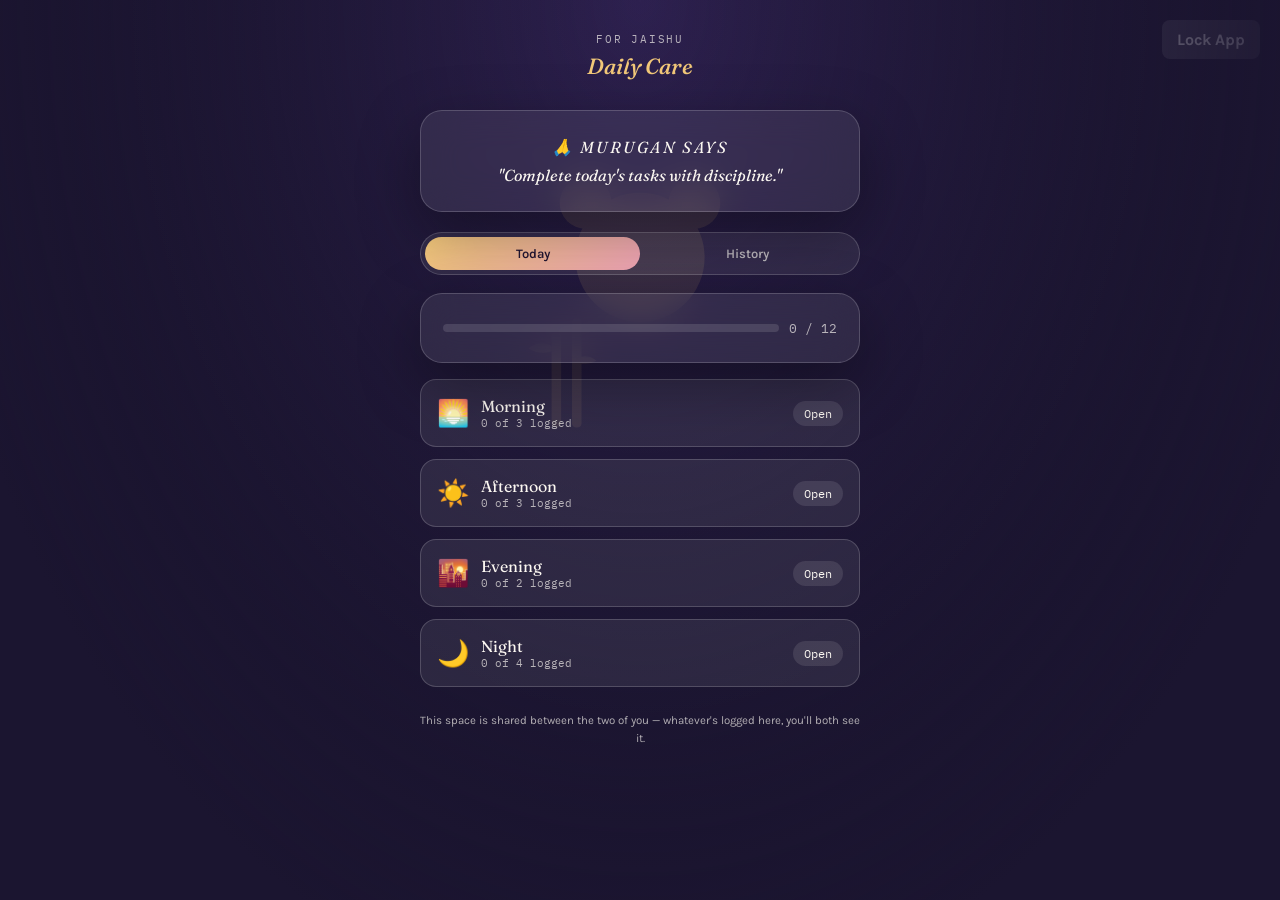
<file: templates/dashboard.html>
<!DOCTYPE html>
<html lang="en">
<head>
<meta charset="UTF-8" />
<meta name="viewport" content="width=device-width, initial-scale=1.0" />
<title>For Jaishu</title>
<link rel="preconnect" href="https://fonts.googleapis.com">
<link href="https://fonts.googleapis.com/css2?family=Fraunces:ital,opsz,wght@0,9..144,400;0,9..144,500;0,9..144,600;1,9..144,500&family=Karla:wght@400;500;600;700&family=IBM+Plex+Mono:wght@400;500&display=swap" rel="stylesheet">
<style>
  :root{
    --bg-deep:#1B1530;
    --bg-mid:#2E2150;
    --glass:rgba(255,255,255,0.08);
    --glass-strong:rgba(255,255,255,0.14);
    --glass-border:rgba(255,255,255,0.18);
    --text:#FBF7F1;
    --text-soft:rgba(251,247,241,0.68);
    --gold:#F2C879;
    --blush:#F2A6B8;
    --teal:#6FCBC4;
    --sage:#8FCB9B;
    --warn:#F2876B;
    --radius:22px;
  }
  *{box-sizing:border-box;}
  html,body{ margin:0; min-height:100%; }
  body{
    background:radial-gradient(ellipse at top, var(--bg-mid), var(--bg-deep) 65%);
    color:var(--text);
    font-family:'Karla', sans-serif;
    -webkit-font-smoothing:antialiased;
    min-height:100vh;
    position:relative;
    overflow-x:hidden;
  }
  .stage{
    max-width:480px;
    margin:0 auto;
    min-height:100vh;
    padding:32px 20px 60px;
    position:relative;
    z-index:2;
    display:flex;
    flex-direction:column;
  }
  .eyebrow{
    font-family:'IBM Plex Mono', monospace;
    font-size:11px;
    letter-spacing:.16em;
    text-transform:uppercase;
    color:var(--text-soft);
    margin:0 0 6px;
    text-align:center;
  }
  h1.brand{
    font-family:'Fraunces', serif;
    font-style:italic;
    font-weight:500;
    font-size:22px;
    text-align:center;
    margin:0 0 30px;
    color:var(--gold);
  }
  .glass{
    background:var(--glass);
    border:1px solid var(--glass-border);
    backdrop-filter:blur(18px);
    -webkit-backdrop-filter:blur(18px);
    border-radius:var(--radius);
    padding:26px 22px;
    box-shadow:0 20px 60px rgba(0,0,0,0.35);
  }
  .center-stage{
    flex:1;
    display:flex;
    flex-direction:column;
    align-items:center;
    justify-content:center;
    text-align:center;
    gap:18px;
  }

  /* glow halo */
  .halo{
    position:relative;
    width:200px;
    height:200px;
    border-radius:50%;
    display:flex;
    align-items:center;
    justify-content:center;
  }
  .halo::before{
    content:'';
    position:absolute;
    inset:-26px;
    border-radius:50%;
    background:conic-gradient(from 0deg, var(--gold), var(--blush), var(--teal), var(--gold));
    filter:blur(22px);
    opacity:.55;
    animation:spin 10s linear infinite;
  }
  .halo img{
    position:relative;
    width:200px;
    height:200px;
    border-radius:50%;
    object-fit:cover;
    border:3px solid rgba(255,255,255,0.55);
  }
  @keyframes spin{ to{ transform:rotate(360deg); } }
  @keyframes floatY{ 0%,100%{ transform:translateY(0); } 50%{ transform:translateY(-6px); } }

  .greet{
    font-family:'Fraunces', serif;
    font-size:22px;
    margin:4px 0 0;
  }
  .greet-name{
    font-family:'Fraunces', serif;
    font-style:italic;
    font-size:30px;
    color:var(--gold);
    margin:2px 0 0;
    text-shadow:0 0 18px rgba(242,200,121,0.45);
  }
  .blessing{
    font-size:14.5px;
    line-height:1.6;
    color:var(--text-soft);
    max-width:320px;
    margin:0;
  }
  .caption{
    font-size:12.5px;
    color:var(--text-soft);
    line-height:1.5;
    max-width:300px;
    margin:10px 0 0;
  }

  .btn-primary{
    font-family:'Karla',sans-serif;
    font-weight:700;
    font-size:15px;
    border:none;
    background:linear-gradient(135deg, var(--gold), var(--blush));
    color:#241733;
    padding:14px 30px;
    border-radius:999px;
    cursor:pointer;
    box-shadow:0 10px 30px rgba(242,166,184,0.3);
    transition:transform .15s;
  }
  .btn-primary:active{ transform:scale(.97); }
  .btn-secondary{
    font-family:'Karla',sans-serif;
    font-weight:600;
    font-size:13.5px;
    border:1.5px solid var(--glass-border);
    background:var(--glass);
    color:var(--text);
    padding:10px 20px;
    border-radius:999px;
    cursor:pointer;
  }

  input[type=password], input[type=text], textarea{
    font-family:'Karla',sans-serif;
    font-size:14px;
    width:100%;
    padding:12px 14px;
    border-radius:12px;
    border:1.5px solid var(--glass-border);
    background:rgba(255,255,255,0.06);
    color:var(--text);
  }
  input::placeholder, textarea::placeholder{ color:var(--text-soft); }
  input:focus, textarea:focus{ outline:none; border-color:var(--gold); }
  .error-text{ color:var(--warn); font-size:13px; margin-top:8px; min-height:18px; }

  /* dashboard backgrounds */
  .bg-layer{
    position:fixed; inset:0; z-index:0;
    opacity:0; transition:opacity 2.2s ease;
    background-repeat:no-repeat;
    background-position:center 18%;
    background-size:340px;
    filter:blur(.3px);
  }
  .bg-layer.visible{ opacity:.16; }
  .scrim{ position:fixed; inset:0; z-index:1; background:radial-gradient(ellipse at top, transparent, var(--bg-deep) 80%); pointer-events:none; }

  .quote-card{
    text-align:center;
    margin-bottom:20px;
  }
  .quote-card .eyebrow{ margin-bottom:8px; }
  .quote-card p{
    font-family:'Fraunces', serif;
    font-style:italic;
    font-size:16px;
    margin:0;
    color:var(--text);
  }

  .progress-row{ display:flex; align-items:center; gap:10px; margin:14px 0 22px; }
  .progress-track{ flex:1; height:8px; border-radius:999px; background:rgba(255,255,255,0.12); overflow:hidden; }
  .progress-fill{ height:100%; border-radius:999px; background:linear-gradient(90deg, var(--gold), var(--blush)); transition:width .35s; }
  .progress-count{ font-family:'IBM Plex Mono', monospace; font-size:12.5px; color:var(--text-soft); white-space:nowrap; }

  .tabs{ display:flex; background:var(--glass); border:1px solid var(--glass-border); border-radius:999px; padding:4px; margin-bottom:18px; }
  .tab-btn{ flex:1; font-family:'Karla',sans-serif; font-weight:600; font-size:13px; border:none; background:transparent; padding:9px 0; border-radius:999px; cursor:pointer; color:var(--text-soft); }
  .tab-btn.active{ background:linear-gradient(135deg, var(--gold), var(--blush)); color:#241733; }

  .period-card{
    display:flex; align-items:center; justify-content:space-between;
    gap:12px; padding:16px 16px; margin-bottom:12px;
    border-radius:16px;
    background:var(--glass);
    border:1px solid var(--glass-border);
    cursor:pointer;
    transition:background .2s;
  }
  .period-card:hover{ background:var(--glass-strong); }
  .period-left{ display:flex; align-items:center; gap:12px; }
  .period-emoji{ font-size:26px; }
  .period-name{ font-family:'Fraunces', serif; font-size:16px; }
  .period-sub{ font-family:'IBM Plex Mono', monospace; font-size:11px; color:var(--text-soft); }
  .period-chip{
    font-family:'IBM Plex Mono', monospace; font-size:12px;
    padding:5px 11px; border-radius:999px; background:rgba(255,255,255,0.1);
  }
  .period-chip.complete{ background:rgba(143,203,155,0.25); color:var(--sage); }

  .form-item{ margin-bottom:18px; }
  .form-item-row{ display:flex; align-items:center; justify-content:space-between; gap:10px; margin-bottom:6px; }
  .form-label{ font-weight:600; font-size:14.5px; }
  .form-sub{ font-family:'IBM Plex Mono', monospace; font-size:11px; color:var(--text-soft); margin-left:6px; }
  .yn-group{ display:flex; gap:8px; }
  .yn-btn{
    font-family:'Karla',sans-serif; font-weight:700; font-size:12.5px;
    border:1.5px solid var(--glass-border); background:var(--glass);
    color:var(--text-soft); padding:7px 16px; border-radius:999px; cursor:pointer;
  }
  .yn-btn.active.yes{ background:rgba(143,203,155,0.25); border-color:var(--sage); color:var(--sage); }
  .yn-btn.active.no{ background:rgba(242,135,107,0.2); border-color:var(--warn); color:var(--warn); }
  textarea{ min-height:80px; resize:vertical; }

  .back-link{
    font-family:'Karla',sans-serif; font-size:13px; color:var(--text-soft);
    background:none; border:none; cursor:pointer; margin-bottom:16px;
    display:inline-flex; align-items:center; gap:6px; padding:0;
  }

  .success-emoji{ font-size:54px; animation:floatY 2.5s ease-in-out infinite; }
  .success-title{ font-family:'Fraunces', serif; font-size:22px; margin:6px 0 0; }
  .success-note{ font-size:14px; color:var(--text-soft); line-height:1.6; max-width:300px; }

  .history-row{ display:flex; justify-content:space-between; align-items:center; padding:12px 0; border-bottom:1px solid var(--glass-border); cursor:pointer; }
  .history-row:last-child{ border-bottom:none; }
  .history-date{ font-weight:600; font-size:14px; }
  .history-sub{ font-family:'IBM Plex Mono', monospace; font-size:11px; color:var(--text-soft); }
  .history-detail{ display:none; padding:6px 0 14px; }
  .history-detail.open{ display:block; }
  .detail-line{ display:flex; justify-content:space-between; font-size:13px; padding:5px 0; color:var(--text-soft); }
  .detail-line.done{ color:var(--text); }
  .empty{ color:var(--text-soft); font-size:13.5px; font-style:italic; padding:6px 0; }

  .footer-note{ text-align:center; font-size:11.5px; color:var(--text-soft); margin-top:24px; line-height:1.6; }

  @media (prefers-reduced-motion: reduce){ *{ animation:none !important; transition:none !important; } }
</style>
</head>
<body>
<a href="/" style="position:absolute; top:20px; right:20px; background:rgba(255,255,255,0.2); padding:10px 15px; border-radius:8px; color:white; text-decoration:none; font-weight:bold;">Lock App</a>
<div class="bg-layer" id="bgA"></div>
<div class="bg-layer" id="bgB"></div>
<div class="scrim"></div>
<div class="stage" id="app"></div>

<script>
const PASSCODE = 'MOMO';
const PROFILE_IMG = '[data-uri]';
const MURUGAN_IMG = '[data-uri]';


// Fix: Added window.storage polyfill to use Flask Backend
window.storage = {
  get: async (key) => {
    const date = key.replace('day:', '');
    const res = await fetch('/get_task_data?date=' + date).then(r=>r.json());
    return res.value ? { value: res.value } : null;
  },
  set: async (key, val) => {
    const date = key.replace('day:', '');
    await fetch('/submit_task', {
      method: 'POST',
      headers: {'Content-Type': 'application/json'},
      body: JSON.stringify({ date: date, data_json: val })
    });
  },
  list: async (prefix) => {
    const res = await fetch('/history_keys').then(r=>r.json());
    return { keys: res.keys || [] };
  }
};

const PERIODS = {
  morning: {
    label:'Morning', emoji:'🌅',
    items:[
      {key:'coffee', label:'Coffee', type:'toggle'},
      {key:'breakfast', label:'Breakfast', type:'text', placeholder:'What did she eat?'},
      {key:'water', label:'Water', sub:'500 ml', type:'toggle'}
    ],
    successNote:'Have a wonderful day, stay safe, and enjoy your classes.'
  },
  afternoon: {
    label:'Afternoon', emoji:'☀️',
    items:[
      {key:'lunch', label:'Lunch', type:'text', placeholder:'What did she eat?'},
      {key:'water', label:'Water', sub:'500 ml', type:'toggle'},
      {key:'fruit', label:'Fruit', type:'text', placeholder:'Which fruit?'}
    ],
    successNote:'Hope your day is going well — keep taking good care of yourself.'
  },
  evening: {
    label:'Evening', emoji:'🌇',
    items:[
      {key:'coffee', label:'Coffee', type:'toggle'},
      {key:'water', label:'Water', sub:'500 ml', type:'toggle'}
    ],
    successNote:'Almost there for today. Travel safe and take care.'
  },
  night: {
    label:'Night', emoji:'🌙',
    items:[
      {key:'dinner', label:'Dinner', type:'text', placeholder:'What did she eat?'},
      {key:'water', label:'Water', sub:'500 ml', type:'toggle'},
      {key:'milk', label:'Milk', type:'toggle'},
      {key:'note', label:'Tell me about your day', type:'textarea', placeholder:'Anything you want to share…'}
    ],
    successNote:'Sleep peacefully and have sweet dreams.'
  }
};
const PERIOD_ORDER = ['morning','afternoon','evening','night'];

const BG_THEMES = [
  { color:'#F2C879', svg: svgPanda() },
  { color:'#B7C7F2', svg: svgMoon() },
  { color:'#F2A6B8', svg: svgBlossom() },
  { color:'#6FCBC4', svg: svgOcean() },
  { color:'#8FCB9B', svg: svgForest() }
];

let screen = 'dashboard';
let passError = '';
let todayKey = dateKey(new Date());
let todayData = emptyDay();
let activeForm = null;
let dashTab = 'today';
let bgTimer = null;
let bgIndex = 0;
let bgToggle = 0;

function emptyDay(){
  const d = {};
  PERIOD_ORDER.forEach(p=>{
    d[p] = {};
    PERIODS[p].items.forEach(it=>{
      d[p][it.key] = (it.type==='toggle') ? {done:false, at:null} : {text:'', at:null};
    });
  });
  return d;
}
function dateKey(d){
  const y=d.getFullYear(), m=String(d.getMonth()+1).padStart(2,'0'), day=String(d.getDate()).padStart(2,'0');
  return `${y}-${m}-${day}`;
}
function prettyDate(key){
  const [y,m,d] = key.split('-').map(Number);
  return new Date(y,m-1,d).toLocaleDateString(undefined,{weekday:'long', day:'numeric', month:'long'});
}
function shortDate(key){
  const [y,m,d] = key.split('-').map(Number);
  return new Date(y,m-1,d).toLocaleDateString(undefined,{weekday:'short', day:'numeric', month:'short'});
}
function timeOf(iso){ return iso ? new Date(iso).toLocaleTimeString(undefined,{hour:'numeric', minute:'2-digit'}) : ''; }
function partOfDay(){
  const h = new Date().getHours();
  if(h<12) return 'morning';
  if(h<17) return 'afternoon';
  if(h<20) return 'evening';
  return 'night';
}
function greetingText(){
  const p = partOfDay();
  return ({morning:'🌅 Good Morning ☀️', afternoon:'☀️ Good Afternoon 🌸', evening:'🌇 Good Evening ✨', night:'🌙 Good Night ❤️'})[p];
}
function periodCount(periodData, periodKey){
  let n=0;
  PERIODS[periodKey].items.forEach(it=>{
    const v = periodData[it.key];
    if(it.type==='toggle' ? v.done : (v.text && v.text.trim())) n++;
  });
  return n;
}
function totalItems(){ return PERIOD_ORDER.reduce((s,p)=> s + PERIODS[p].items.length, 0); }
function totalDone(data){ return PERIOD_ORDER.reduce((s,p)=> s + periodCount(data[p], p), 0); }

async function loadToday(){
  try{
    const res = await window.storage.get('day:'+todayKey, true);
    todayData = res && res.value ? {...emptyDay(), ...mergeDeep(emptyDay(), JSON.parse(res.value))} : emptyDay();
  }catch(e){ todayData = emptyDay(); }
}
function mergeDeep(base, incoming){
  const out = {...base};
  PERIOD_ORDER.forEach(p=>{ out[p] = {...base[p], ...(incoming[p]||{})}; });
  return out;
}
async function saveToday(){
  try{ await window.storage.set('day:'+todayKey, JSON.stringify(todayData), true); }
  catch(e){ console.error('save failed', e); }
}

function startBgRotation(){
  if(bgTimer) return;
  const a = document.getElementById('bgA');
  const b = document.getElementById('bgB');
  function apply(layer, theme){
    layer.style.backgroundImage = `url("data:image/svg+xml,${encodeURIComponent(theme.svg)}")`;
  }
  apply(a, BG_THEMES[0]); a.classList.add('visible');
  bgIndex = 0; bgToggle = 0;
  bgTimer = setInterval(()=>{
    bgIndex = (bgIndex+1) % BG_THEMES.length;
    const showing = bgToggle===0 ? b : a;
    const hiding = bgToggle===0 ? a : b;
    apply(showing, BG_THEMES[bgIndex]);
    showing.classList.add('visible');
    hiding.classList.remove('visible');
    bgToggle = bgToggle===0 ? 1 : 0;
  }, 11000);
}

function render(){
  const app = document.getElementById('app');
  if(screen==='lock') return renderLock(app);
  if(screen==='welcome1') return renderWelcome1(app);
  if(screen==='welcome2') return renderWelcome2(app);
  startBgRotation();
  if(screen==='dashboard') return renderDashboard(app);
  if(screen==='form') return renderForm(app);
  if(screen==='success') return renderSuccess(app);
}

function renderLock(app){
  app.innerHTML = `
    <div class="center-stage">
      <p class="eyebrow">Private space</p>
      <h1 class="brand">for Jaishu ❤️</h1>
      <div class="glass" style="width:100%; max-width:300px;">
        <p class="form-label" style="margin-bottom:10px; text-align:center;">Enter passcode</p>
        <input type="password" id="passInput" placeholder="••••" autofocus />
        <p class="error-text">${passError}</p>
        <button class="btn-primary" style="width:100%; margin-top:6px;" id="unlockBtn">Unlock</button>
      </div>
    </div>
  `;
  const submit = ()=>{
    const val = document.getElementById('passInput').value;
    if(val === PASSCODE){ passError=''; screen='welcome1'; render(); }
    else{ passError = 'Incorrect passcode'; render(); }
  };
  document.getElementById('unlockBtn').addEventListener('click', submit);
  document.getElementById('passInput').addEventListener('keydown', e=>{ if(e.key==='Enter') submit(); });
}

function renderWelcome1(app){
  app.innerHTML = `
    <div class="center-stage">
      <div class="halo"><img src="${PROFILE_IMG}" alt="" /></div>
      <p class="greet">${greetingText()}</p>
      <p class="greet-name">Welcome, Jaishu ❤️</p>
      <button class="btn-primary" id="nextBtn">Next ➡️</button>
    </div>
  `;
  document.getElementById('nextBtn').addEventListener('click', ()=>{ screen='welcome2'; render(); });
}

function renderWelcome2(app){
  app.innerHTML = `
    <div class="center-stage">
      <div class="halo"><img src="${MURUGAN_IMG}" alt="" /></div>
      <p class="greet">🙏 Welcome 🙏</p>
      <p class="blessing">May Lord Murugan bless your day with happiness, health, peace, strength and success.</p>
      <button class="btn-primary" id="goBtn">✅ Go to your tasks</button>
      <p class="caption">Complete today's tasks with care. Every healthy habit builds a better tomorrow.</p>
    </div>
  `;
  document.getElementById('goBtn').addEventListener('click', async ()=>{
    await loadToday();
    screen='dashboard'; render();
  });
}

function renderDashboard(app){
  const done = totalDone(todayData);
  const total = totalItems();
  app.innerHTML = `
    <p class="eyebrow">for Jaishu</p>
    <h1 class="brand">Daily Care</h1>
    <div class="glass quote-card">
      <p class="eyebrow">🙏 Murugan says</p>
      <p>"Complete today's tasks with discipline."</p>
    </div>
    <div class="tabs">
      <button class="tab-btn ${dashTab==='today'?'active':''}" data-tab="today">Today</button>
      <button class="tab-btn ${dashTab==='history'?'active':''}" data-tab="history">History</button>
    </div>
    <div id="dashPanel"></div>
  `;
  app.querySelectorAll('.tab-btn').forEach(b=> b.addEventListener('click', ()=>{ dashTab=b.dataset.tab; renderDashboard(app); }));
  const panel = document.getElementById('dashPanel');
  if(dashTab==='today'){
    panel.innerHTML = `
      <div class="glass" style="margin-bottom:16px;">
        <div class="progress-row" style="margin:0;">
          <div class="progress-track"><div class="progress-fill" style="width:${(done/total*100).toFixed(0)}%"></div></div>
          <span class="progress-count">${done} / ${total}</span>
        </div>
      </div>
      ${PERIOD_ORDER.map(p=>{
        const cnt = periodCount(todayData[p], p);
        const ptotal = PERIODS[p].items.length;
        const complete = cnt===ptotal;
        return `
          <div class="period-card" data-period="${p}">
            <div class="period-left">
              <span class="period-emoji">${PERIODS[p].emoji}</span>
              <div>
                <div class="period-name">${PERIODS[p].label}</div>
                <div class="period-sub">${cnt} of ${ptotal} logged</div>
              </div>
            </div>
            <span class="period-chip ${complete?'complete':''}">${complete? 'Done' : 'Open'}</span>
          </div>
        `;
      }).join('')}
      <p class="footer-note">This space is shared between the two of you — whatever's logged here, you'll both see it.</p>
    `;
    panel.querySelectorAll('.period-card').forEach(c=> c.addEventListener('click', ()=>{ activeForm=c.dataset.period; screen='form'; render(); }));
  } else {
    panel.innerHTML = `<div class="glass"><p class="form-label" style="margin-bottom:10px;">History</p><div id="historyList"><p class="empty">Loading…</p></div></div>`;
    loadHistory();
  }
}

function renderForm(app){
  const p = activeForm;
  const conf = PERIODS[p];
  const data = todayData[p];
  app.innerHTML = `
    <button class="back-link" id="backBtn">‹ Dashboard</button>
    <h1 class="brand" style="margin-bottom:4px;">${conf.emoji} ${conf.label} routine</h1>
    <p class="eyebrow" style="margin-bottom:22px;">${prettyDate(todayKey)}</p>
    <div class="glass">
      ${conf.items.map(it=> itemFormHTML(it, data[it.key])).join('')}
      <button class="btn-primary" style="width:100%;" id="submitBtn">${conf.label} Submit</button>
    </div>
  `;
  document.getElementById('backBtn').addEventListener('click', ()=>{ screen='dashboard'; render(); });
  wireForm(app, p);
}

function itemFormHTML(it, v){
  if(it.type==='toggle'){
    return `
      <div class="form-item">
        <div class="form-item-row">
          <span class="form-label">${it.label}${it.sub?`<span class="form-sub">${it.sub}</span>`:''}</span>
          <div class="yn-group" data-key="${it.key}">
            <button class="yn-btn yes ${v.done===true?'active yes':''}" data-val="yes">Yes</button>
            <button class="yn-btn no ${v.done===false && v.at!==null?'active no':''}" data-val="no">No</button>
          </div>
        </div>
      </div>
    `;
  }
  if(it.type==='textarea'){
    return `
      <div class="form-item">
        <p class="form-label" style="margin-bottom:8px;">${it.label}</p>
        <textarea data-key="${it.key}" placeholder="${it.placeholder}">${v.text||''}</textarea>
      </div>
    `;
  }
  return `
    <div class="form-item">
      <p class="form-label" style="margin-bottom:8px;">${it.label}</p>
      <input type="text" data-key="${it.key}" placeholder="${it.placeholder}" value="${(v.text||'').replace(/"/g,'&quot;')}" />
    </div>
  `;
}

function wireForm(app, p){
  app.querySelectorAll('.yn-group').forEach(group=>{
    group.querySelectorAll('.yn-btn').forEach(btn=>{
      btn.addEventListener('click', ()=>{
        const key = group.dataset.key;
        const isYes = btn.dataset.val === 'yes';
        todayData[p][key] = { done:isYes, at:new Date().toISOString() };
        group.querySelectorAll('.yn-btn').forEach(b=>b.classList.remove('active'));
        btn.classList.add('active', isYes?'yes':'no');
      });
    });
  });
  document.getElementById('submitBtn').addEventListener('click', async ()=>{
    app.querySelectorAll('[data-key]').forEach(el=>{
      if(el.tagName==='TEXTAREA' || el.tagName==='INPUT'){
        const key = el.dataset.key;
        const val = el.value.trim();
        todayData[p][key] = { text:val, at: val? new Date().toISOString(): null };
      }
    });
    await saveToday();
    screen='success'; render();
  });
}

function renderSuccess(app){
  const p = activeForm;
  const conf = PERIODS[p];
  app.innerHTML = `
    <div class="center-stage">
      <div class="success-emoji">${conf.emoji}</div>
      <p class="success-title">Soopernga, Jaishu!</p>
      <p class="success-note">${conf.label} routine logged. ${conf.successNote}</p>
      <button class="btn-secondary" id="continueBtn">Continue</button>
    </div>
  `;
  document.getElementById('continueBtn').addEventListener('click', ()=>{ screen='dashboard'; render(); });
}

async function loadHistory(){
  const box = document.getElementById('historyList');
  try{
    const res = await window.storage.list('day:', true);
    const keys = (res && res.keys) ? res.keys : [];
    const dateKeys = keys.map(k=> k.startsWith('day:')? k.slice(4): k).filter(k=> k!==todayKey).sort((a,b)=> b.localeCompare(a));
    if(dateKeys.length===0){ box.innerHTML = `<p class="empty">No earlier days yet — they'll appear here once a day passes.</p>`; return; }
    const rows = [];
    for(const dk of dateKeys){
      try{
        const r = await window.storage.get('day:'+dk, true);
        rows.push({ dk, data: {...emptyDay(), ...mergeDeep(emptyDay(), JSON.parse(r.value))} });
      }catch(e){}
    }
    box.innerHTML = rows.map(({dk, data})=>{
      const done = totalDone(data), total = totalItems();
      return `
        <div>
          <div class="history-row" data-day="${dk}">
            <div><div class="history-date">${shortDate(dk)}</div><div class="history-sub">${dk}</div></div>
            <span class="period-chip ${done===total?'complete':''}">${done}/${total}</span>
          </div>
          <div class="history-detail" id="detail-${dk}">
            ${PERIOD_ORDER.map(p=> PERIODS[p].items.map(it=>{
              const v = data[p][it.key];
              const has = it.type==='toggle' ? v.done : !!(v.text && v.text.trim());
              const val = it.type==='toggle' ? (v.done? 'Yes at '+timeOf(v.at) : 'No') : (v.text || 'Not logged');
              return `<div class="detail-line ${has?'done':''}"><span>${PERIODS[p].emoji} ${it.label}</span><span>${val}</span></div>`;
            }).join('')).join('')}
          </div>
        </div>
      `;
    }).join('');
    box.querySelectorAll('.history-row').forEach(row=> row.addEventListener('click', ()=>{
      document.getElementById('detail-'+row.dataset.day).classList.toggle('open');
    }));
  }catch(e){
    box.innerHTML = `<p class="empty">Couldn't load history right now.</p>`;
  }
}

// --- decorative background SVGs (flat, line-art, theme color via fill) ---
function svgPanda(){
  return `<svg xmlns="http://www.w3.org/2000/svg" width="500" height="500" viewBox="0 0 500 500"><g fill="#F2C879" opacity="0.9">
  <circle cx="250" cy="230" r="95"/>
  <circle cx="170" cy="150" r="38"/><circle cx="330" cy="150" r="38"/>
  <ellipse cx="205" cy="215" rx="26" ry="32"/><ellipse cx="295" cy="215" rx="26" ry="32"/>
  <circle cx="250" cy="255" r="14"/>
  <rect x="120" y="340" width="14" height="140" rx="6"/><rect x="150" y="320" width="14" height="160" rx="6"/>
  <path d="M120 360 q-20 -8 -34 4 q16 10 34 4z"/><path d="M150 380 q22 -10 36 2 q-18 10 -36 -2z"/>
  </g></svg>`;
}
function svgMoon(){
  return `<svg xmlns="http://www.w3.org/2000/svg" width="500" height="500" viewBox="0 0 500 500"><g fill="#B7C7F2">
  <path d="M310 120 a140 140 0 1 0 0 260 a170 170 0 1 1 0 -260z"/>
  <circle cx="120" cy="150" r="4"/><circle cx="90" cy="220" r="3"/><circle cx="140" cy="300" r="5"/>
  <circle cx="180" cy="380" r="3"/><circle cx="80" cy="380" r="4"/>
  </g></svg>`;
}
function svgBlossom(){
  function petal(cx,cy,r){
    return `<g fill="#F2A6B8" transform="translate(${cx},${cy})">
      ${[0,72,144,216,288].map(a=>`<ellipse cx="0" cy="-${r}" rx="${r*0.55}" ry="${r}" transform="rotate(${a})"/>`).join('')}
      <circle r="${r*0.3}" fill="#F2C879"/>
    </g>`;
  }
  return `<svg xmlns="http://www.w3.org/2000/svg" width="500" height="500" viewBox="0 0 500 500">
  <path d="M40 460 Q180 320 250 60" stroke="#8FCB9B" stroke-width="6" fill="none" opacity="0.7"/>
  ${petal(120,140,26)}${petal(220,90,32)}${petal(170,260,22)}${petal(80,340,20)}${petal(250,200,18)}
  </svg>`;
}
function svgOcean(){
  return `<svg xmlns="http://www.w3.org/2000/svg" width="500" height="500" viewBox="0 0 500 500"><g fill="none" stroke="#6FCBC4" stroke-width="10" opacity="0.85">
  <path d="M20 200 Q120 160 220 200 T420 200"/>
  <path d="M20 270 Q120 230 220 270 T420 270"/>
  <path d="M20 340 Q120 300 220 340 T420 340"/>
  </g><path d="M250 90 q40 30 0 60 q-40 -30 0 -60z" fill="#6FCBC4" opacity="0.6"/></svg>`;
}
function svgForest(){
  function tree(x,h,c){ return `<polygon points="${x},${250-h} ${x-h*0.4},${250} ${x+h*0.4},${250}" fill="${c}"/>`; }
  return `<svg xmlns="http://www.w3.org/2000/svg" width="500" height="500" viewBox="0 0 500 500">
  ${tree(120,150,'#8FCB9B')}${tree(190,200,'#6FCBC4')}${tree(260,130,'#8FCB9B')}${tree(320,180,'#6FCBC4')}${tree(80,110,'#8FCB9B')}
  <rect x="20" y="248" width="380" height="6" fill="#8FCB9B" opacity="0.5"/>
  </svg>`;
}

render();
</script>
</body>
</html>
</file>
